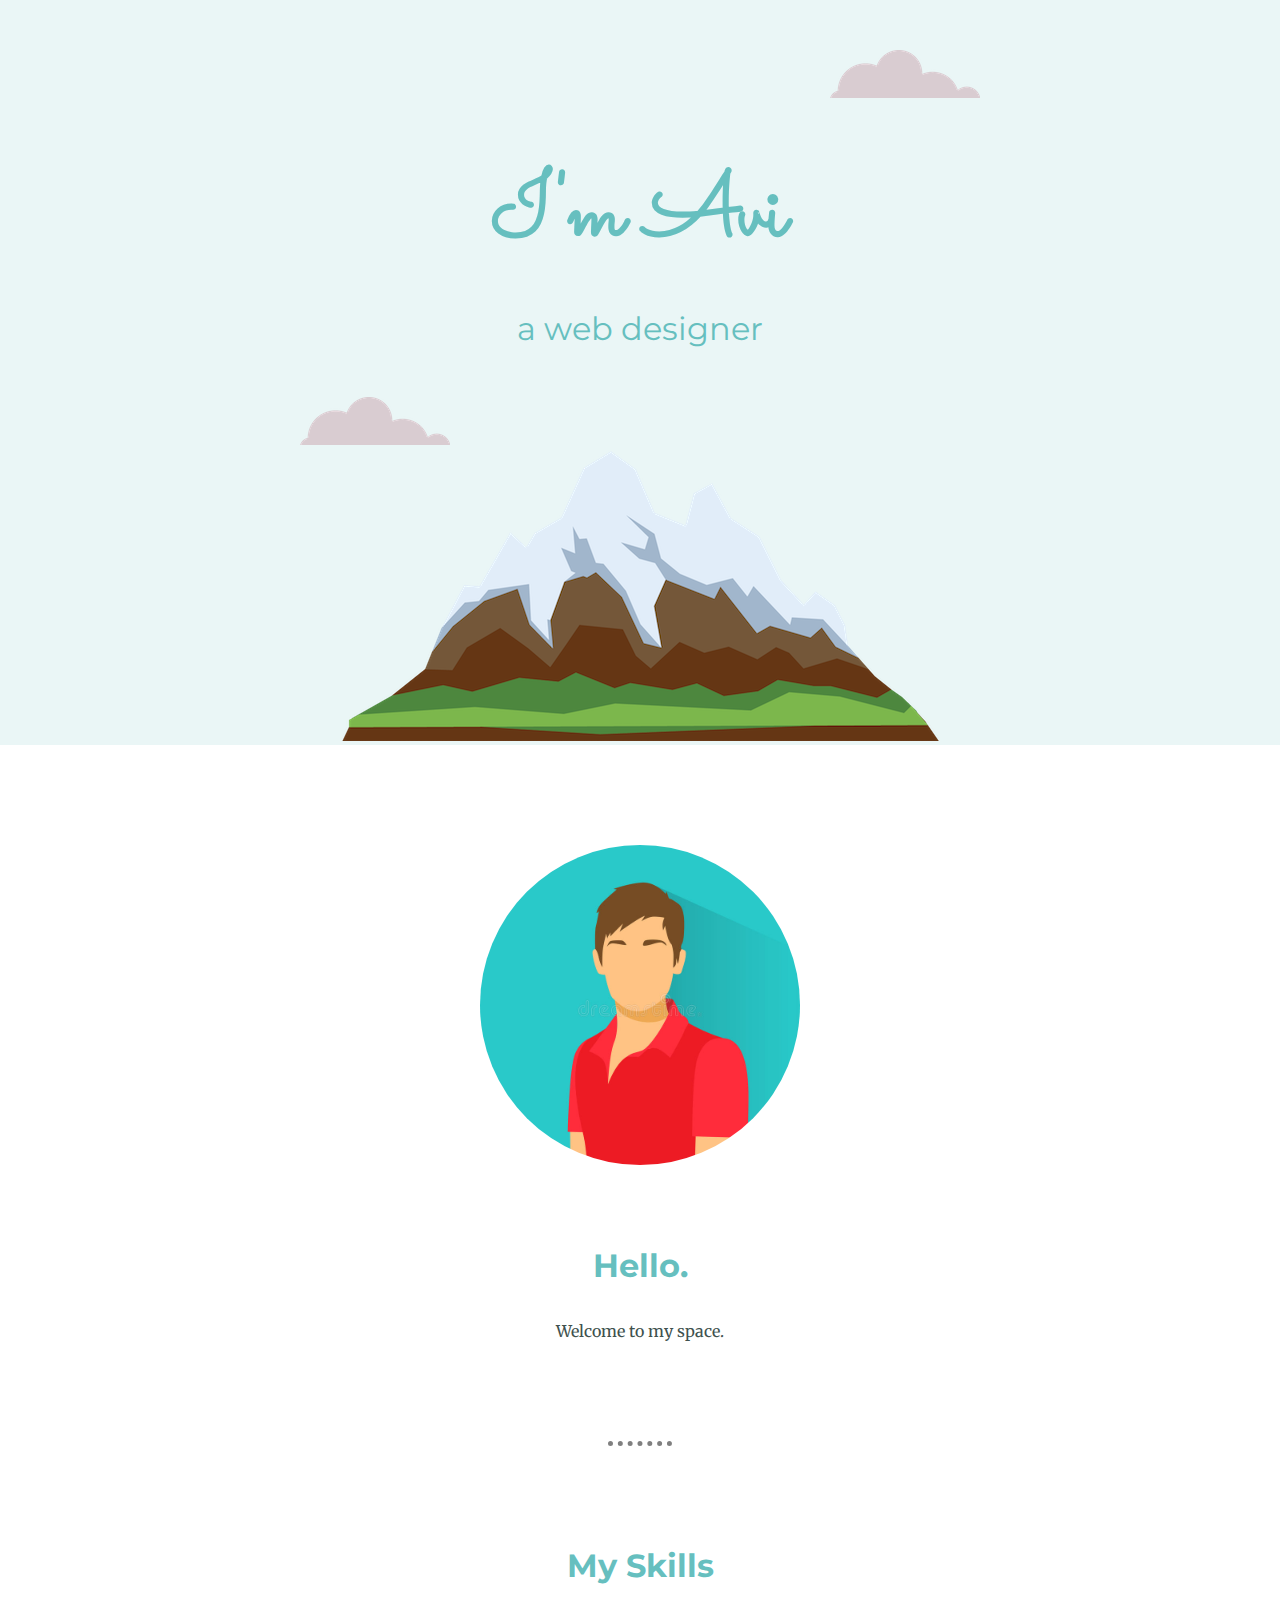
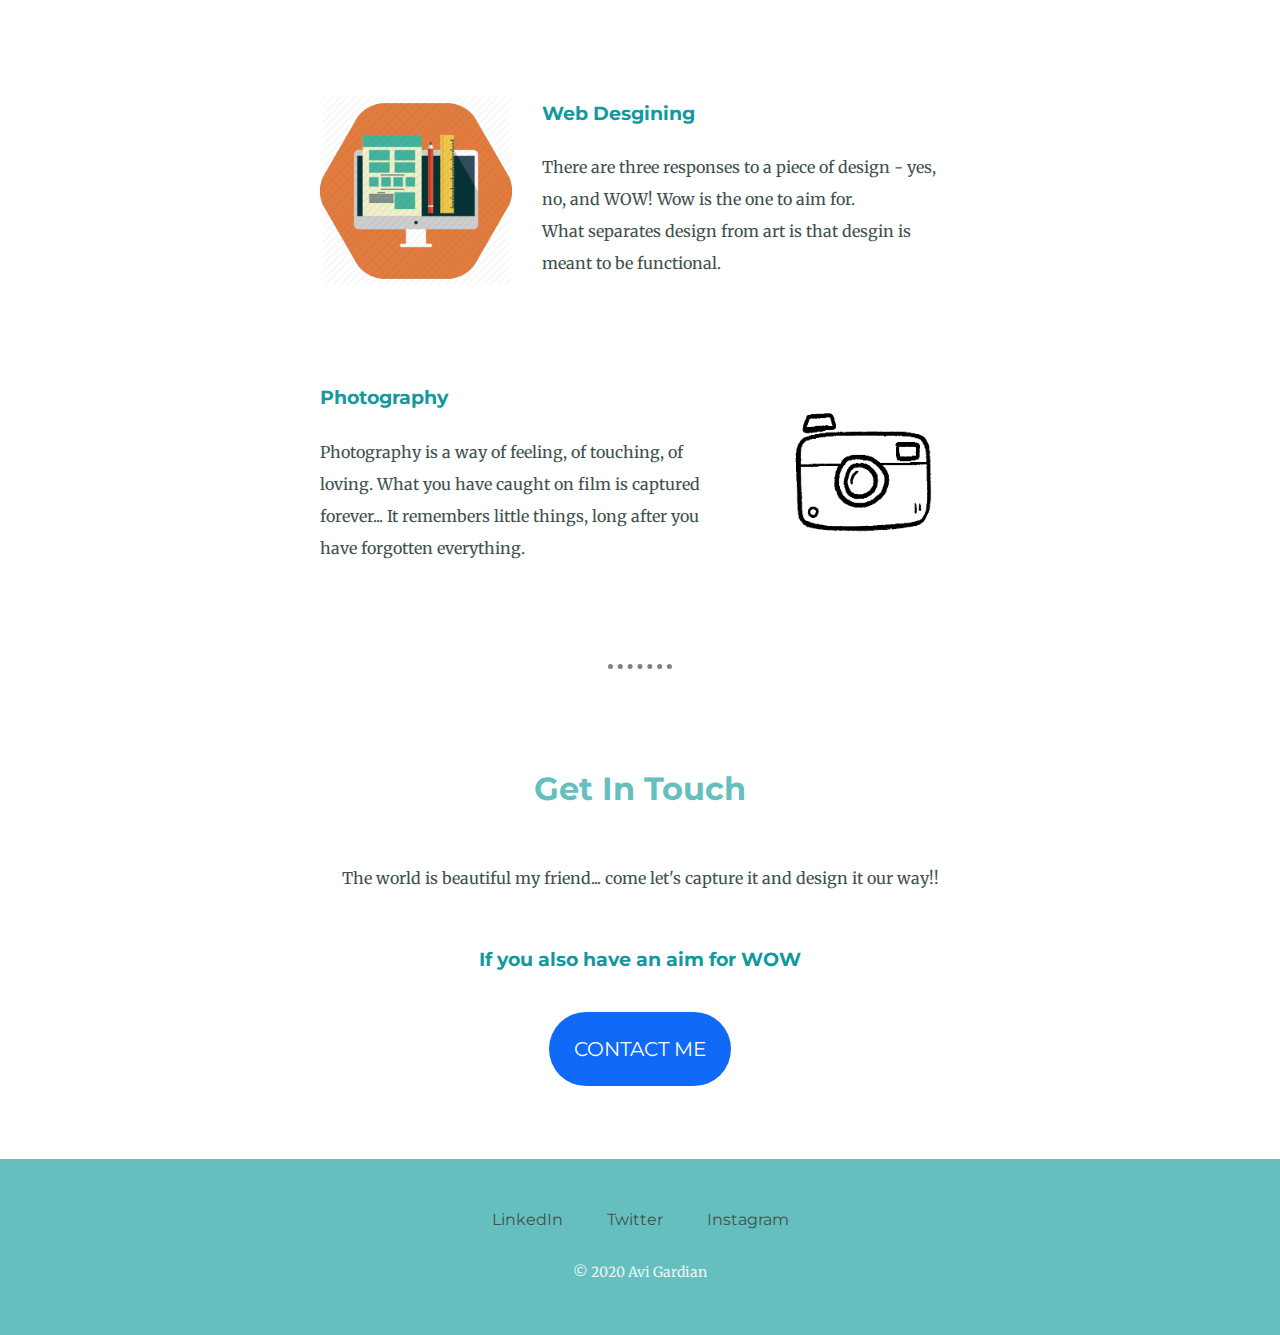
<file: index.html>
<!DOCTYPE html>
<html>
<head>
	<title>Aviway - Desgin n Smile</title>
	<link rel="stylesheet" type="text/css" href="desgin/style.css">
	<link rel="icon" href="favicon.ico">
	<link href="https://fonts.googleapis.com/css2?family=Merriweather&family=Montserrat&family=Sacramento&display=swap" rel="stylesheet">
</head>
<body>
   <div class="top">
   	<img class="top-cloud" src="images/cloud.png">

   	<h1>I'm Avi</h1>
   	<p class=""><h2 class="intro">a web designer</h2></p>

   <img class="bottom-cloud" src="images/cloud.png">
   <img src="images/mountain.png">
   </div>


  <div class="middle-container">
  <div class="profile">
    <img class="profile" src="images/man.jpg" alt="">
    <h2>Hello.</h2>
    <p>Welcome to my space.</p>
  </div>
  <hr>
  <div class="skills">
    <h2>My Skills</h2>

    <div class="skill-row">
      <img class="skills-image1" src="images/wd.png" alt="">
      <h3>Web Desgining</h3>
      <p>There are three responses to a piece of design - yes, no, and WOW! Wow is the one to aim for. <br>What separates design from art is that desgin is meant to be functional.</p>
    </div>

    <div class="skill-row">
      <img class="skills-image2" src="images/giphy.gif" alt="">
      <h3>Photography</h3>
      <p>Photography is a way of feeling, of touching, of loving. What you have caught on film is captured forever... It remembers little things, long after you have forgotten everything.</p>
    </div>
  </div>
  <hr>

  <div class="contact-me">
    <h2>Get In Touch</h2>
    <p class="last-line">The world is beautiful my friend... come let's capture it and design it our way!!</p>
    <h3>If you also have an aim for WOW</h3>
    
    <a class="btn" href="mailto:mr.rahul21222@email.com">CONTACT ME</a>

  </div>
</div>


<div class="bottom-container">
  <a class="footer-link" href="https://www.linkedin.com/">LinkedIn</a>
  <a class="footer-link" href="https://twitter.com/">Twitter</a>
  <a class="footer-link" href="https://www.instagram.com">Instagram</a>
  <p class="cp">© 2020 Avi Gardian</p>
</div>


</body>
</html>
</file>
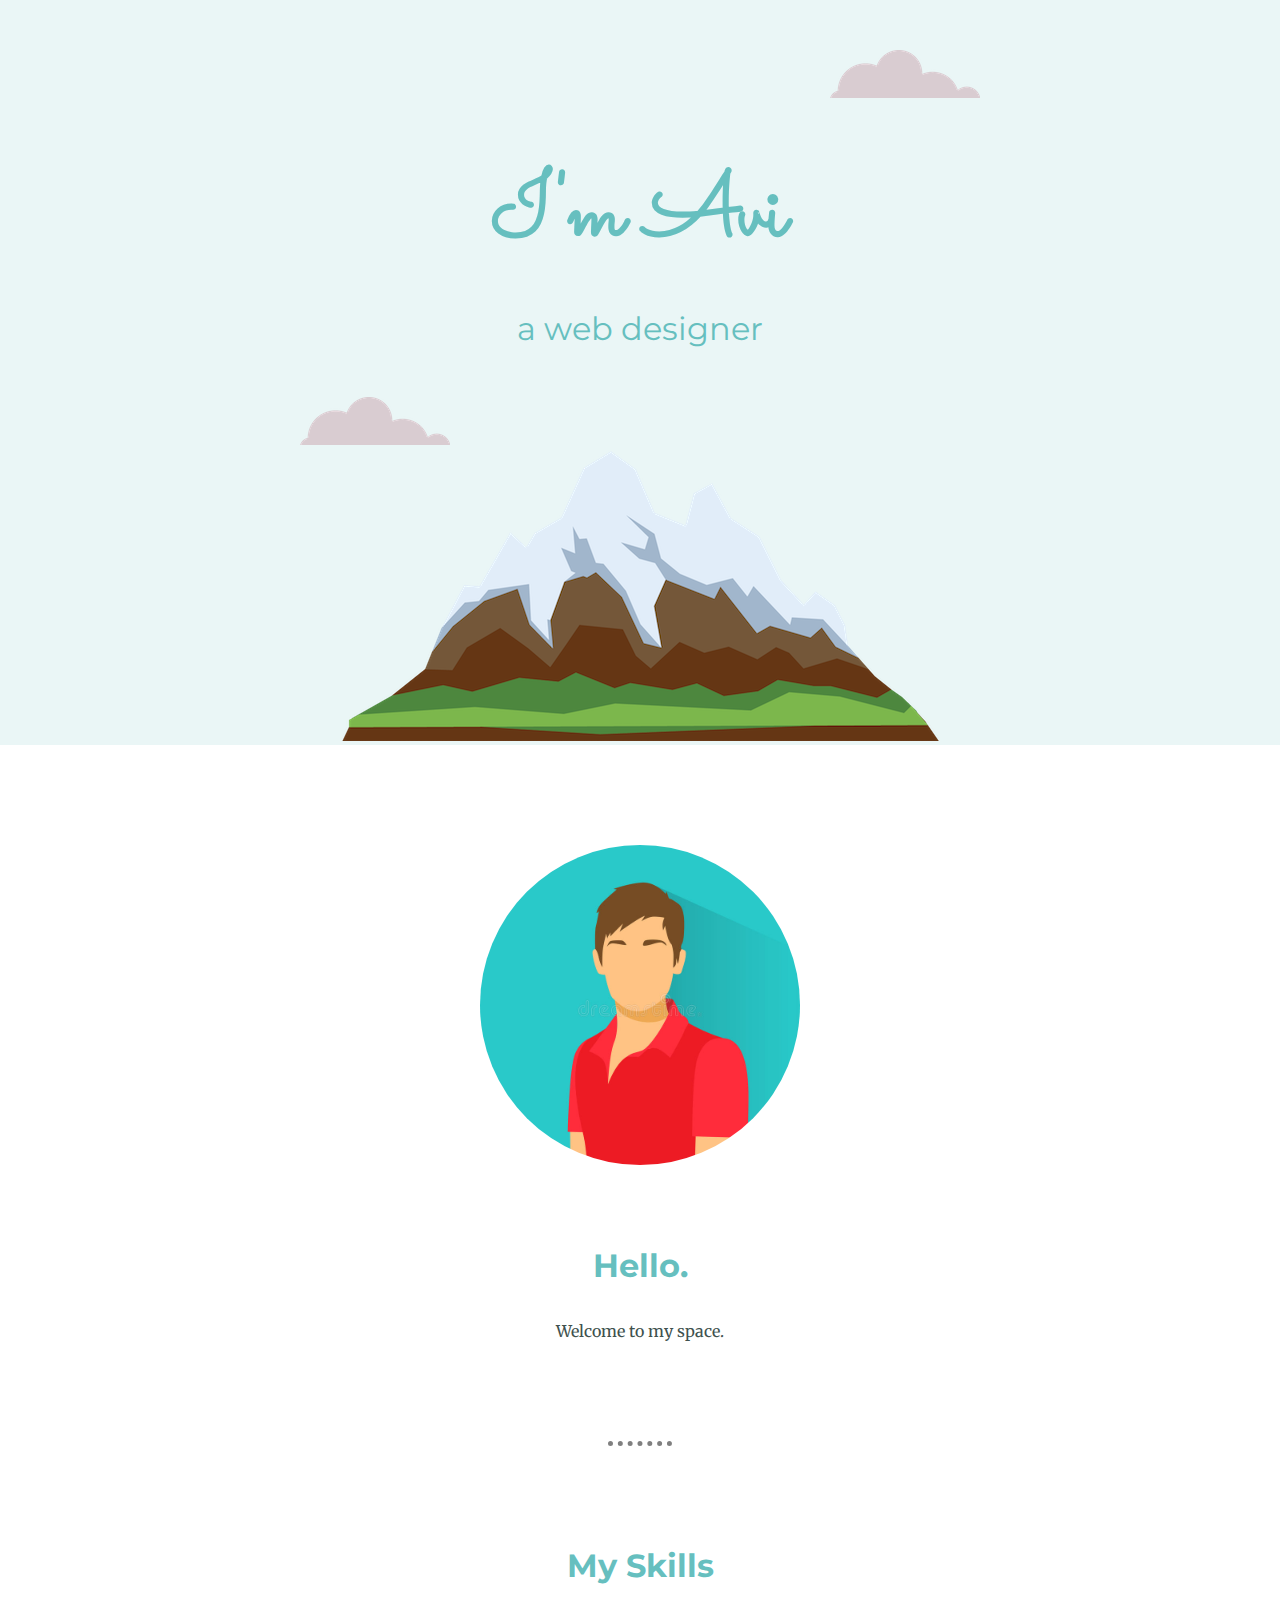
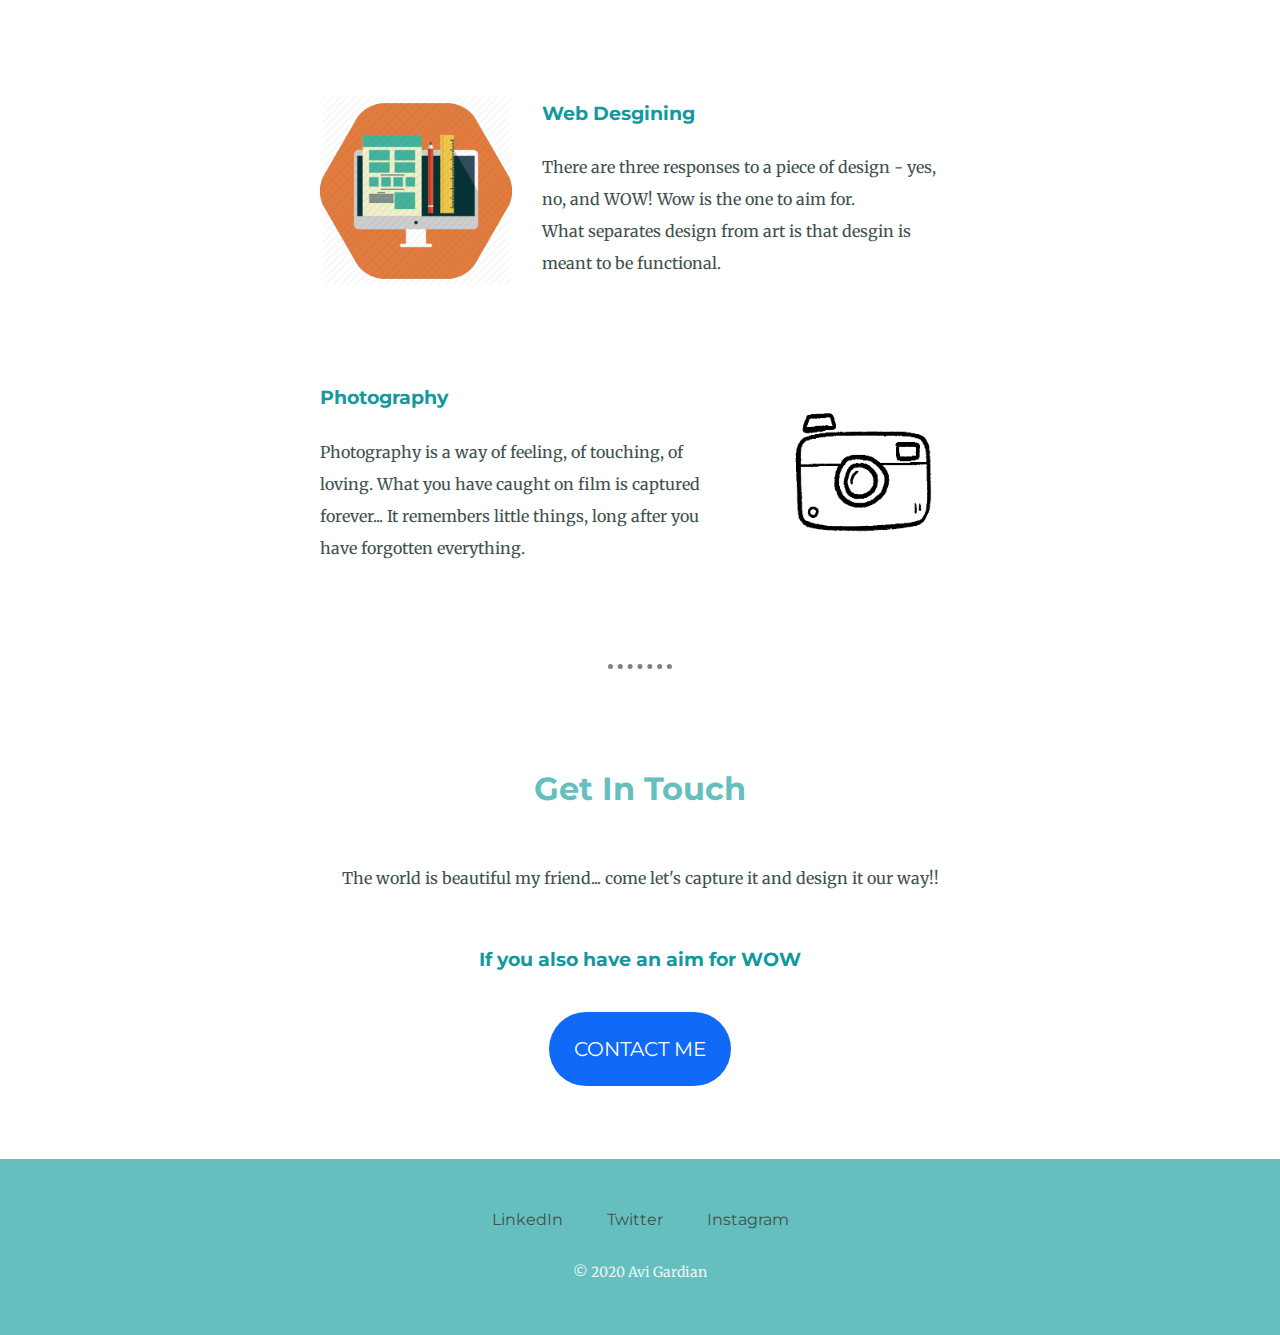
<file: index1.html>
<!DOCTYPE html>
<html>
<head>
	<title>Aviway - Desgin n Smile</title>
	<link rel="stylesheet" type="text/css" href="desgin/style.css">
	<link rel="icon" href="favicon.ico">
	<link href="https://fonts.googleapis.com/css2?family=Merriweather&family=Montserrat&family=Sacramento&display=swap" rel="stylesheet">
</head>
<body>
   <div class="top">
   	<img class="top-cloud" src="images/cloud.png">

   	<h1>I'm Avi</h1>
   	<p class=""><h2 class="intro">a web designer</h2></p>

   <img class="bottom-cloud" src="images/cloud.png">
   <img src="images/mountain.png">
   </div>


  <div class="middle-container">
  <div class="profile">
    <img class="profile" src="images/man.jpg" alt="">
    <h2>Hello.</h2>
    <p>Welcome to my space.</p>
  </div>
  <hr>
  <div class="skills">
    <h2>My Skills</h2>

    <div class="skill-row">
      <img class="skills-image1" src="images/wd.png" alt="">
      <h3>Web Desgining</h3>
      <p>There are three responses to a piece of design - yes, no, and WOW! Wow is the one to aim for. <br>What separates design from art is that desgin is meant to be functional.</p>
    </div>

    <div class="skill-row">
      <img class="skills-image2" src="images/giphy.gif" alt="">
      <h3>Photography</h3>
      <p>Photography is a way of feeling, of touching, of loving. What you have caught on film is captured forever... It remembers little things, long after you have forgotten everything.</p>
    </div>
  </div>
  <hr>

  <div class="contact-me">
    <h2>Get In Touch</h2>
    <p class="last-line">The world is beautiful my friend... come let's capture it and design it our way!!</p>
    <h3>If you also have an aim for WOW</h3>
    
    <a class="btn" href="mailto:mr.rahul21222@email.com">CONTACT ME</a>

  </div>
</div>


<div class="bottom-container">
  <a class="footer-link" href="https://www.linkedin.com/">LinkedIn</a>
  <a class="footer-link" href="https://twitter.com/">Twitter</a>
  <a class="footer-link" href="https://www.instagram.com">Instagram</a>
  <p class="cp">© 2020 Avi Gardian</p>
</div>


</body>
</html>
</file>
<file: desgin/style.css>
body{
	 margin: 0;
	 text-align: center;
	 font-family: 'Merriweather', serif;
	 color: #40514e;
     
	 }
h1{
	font-size: 562.5%;
	margin: 50px auto 0 auto;
	font-family: 'Sacramento', cursive;
    color: #66bfbf;

}

h2{
    font-family: 'Montserrat', sans-serif;
    font-size: 200%;
    color: #66bfbf;
    padding-bottom: 10px;

}
 .intro{
	font-weight: normal;
}
h3{
   font-family: 'Montserrat', sans-serif;
   color: #11999e;

}


.last-line{
	margin: 50px auto 60px;
	width: 50%;
}


.cp{
	color: #eaf6f6;
	padding: 20px 0;
	font-size: 14px;
}

hr{     border-style: none;
        border-top-style: dotted;
        border-color: grey;
        border-width: 5px;
        width: 5%;
        margin: 100px auto;

}

.top{
    background-color: #eaf6f6;
    position: relative;
    padding-top: 100px;
    width: 100%;
    
    }

.middle-container{
	margin: 50px 0;
}

.bottom-container{
	background-color: #66bfbf;
	padding: 50px 0 20px;
	
}


.top-cloud{
	position: absolute;
	top:50px;
	right: 300px;
	
}


.bottom-cloud{
	position: absolute;
	left: 300px;
	bottom: 300px;

}

.profile{
	width: 50%;
	margin:50px auto 50px auto;
	border-radius: 100%;

}

.skill-row{
	width: 50%;
	margin:100px auto 100px auto;
	text-align: left;
	line-height: 2;

}

.skills-image1{
	width: 30%;
	float: left;
	margin-right: 30px;
}

.skills-image2{
	width: 30%;
	float: right;
	margin-left: 30px;
}

.footer-link{
	color: #40514e;	
text-decoration: none;
padding: 10px 20px;
font-family: 'Montserrat', sans-serif;
}
.footer-link:hover{
color: white;
}


.btn {
	   height: 30px;
       width: 50%;
       background-color: #106AF7;
       line-height: 6;
       padding: 25px;
       font-size: 20px;
       font-family: 'Montserrat', sans-serif;
       color: #ffffff;
       text-decoration:none;
       
       border-color: red;
       border-radius: 40px;
  
}

.btn:hover {
              background-color: #3d3e3e;
              color: black;
              
              }
</file>
